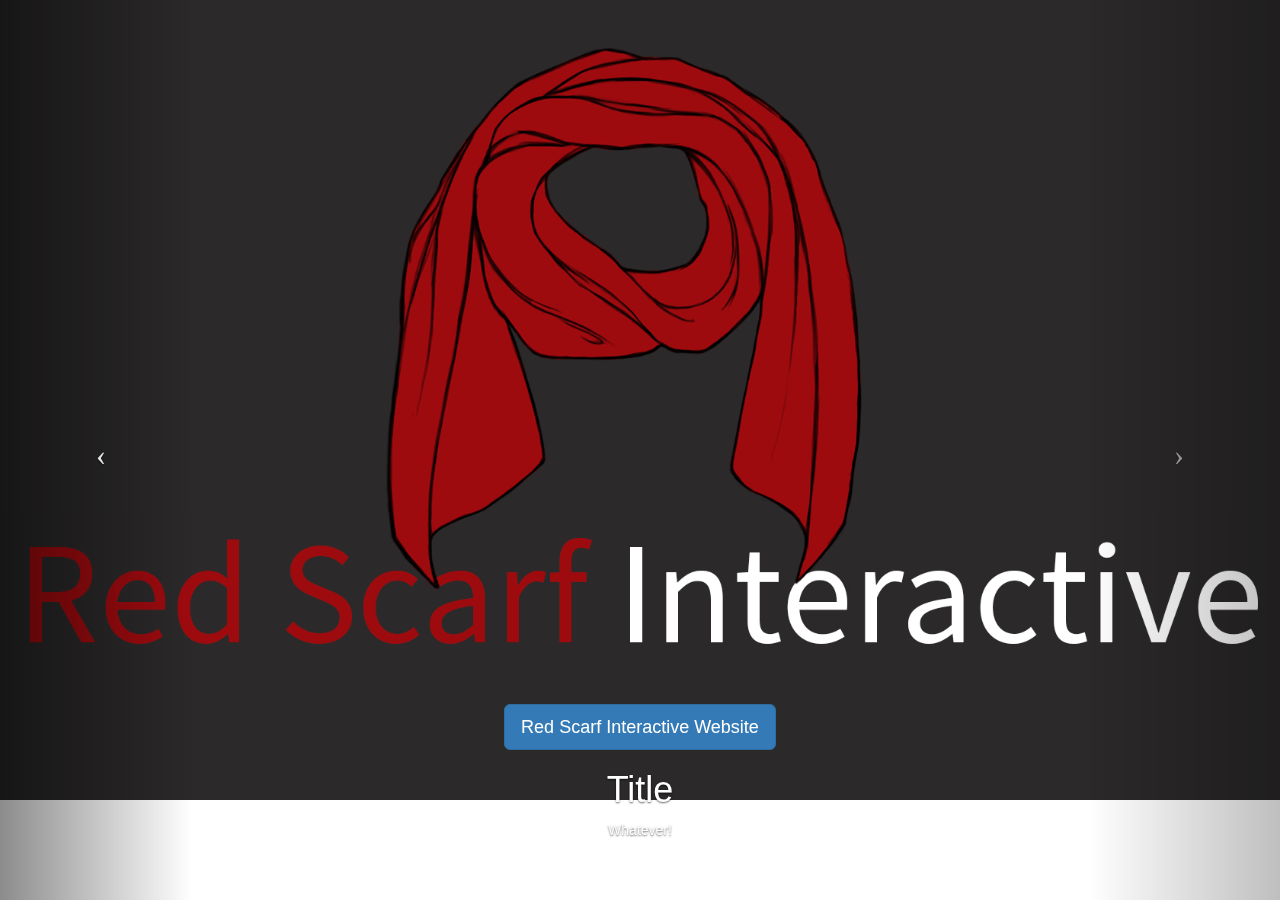
<file: index.html>
<!DOCTYPE html>
<html lang="en">

<head>

    <meta charset="utf-8">
    <meta http-equiv="X-UA-Compatible" content="IE=edge">
    <meta name="viewport" content="width=device-width, initial-scale=1">
    <meta name="description" content="">
    <meta name="author" content="">

    <title>Full Slider - Start Bootstrap Template</title>
	<!--Edited Name --> 

    <!-- Bootstrap Core CSS -->
    <link href="css/bootstrap.min.css" rel="stylesheet">

    <!-- Custom CSS -->
    <link href="css/full-slider.css" rel="stylesheet">

    <!-- HTML5 Shim and Respond.js IE8 support of HTML5 elements and media queries -->
    <!-- WARNING: Respond.js doesn't work if you view the page via file:// -->
    <!--[if lt IE 9]>
        <script src="https://oss.maxcdn.com/libs/html5shiv/3.7.0/html5shiv.js"></script>
        <script src="https://oss.maxcdn.com/libs/respond.js/1.4.2/respond.min.js"></script>
    <![endif]-->

</head>

<body>

    <!-- Navigation -->
    <!--<nav class="navbar navbar-inverse navbar-fixed-top" role="navigation"> -->
        <div class="container">
            <!-- Brand and toggle get grouped for better mobile display -->
            <div class="navbar-header">
                <button type="button" class="navbar-toggle" data-toggle="collapse" data-target="#bs-example-navbar-collapse-1">
                    <span class="sr-only">Toggle navigation</span>
                    <span class="icon-bar"></span>
                    <span class="icon-bar"></span>
                    <span class="icon-bar"></span>
                </button>
               <!-- <a class="navbar-brand" href="#">Start Bootstrap</a> -->
            </div>
            <!-- Collect the nav links, forms, and other content for toggling -->
            <div class="collapse navbar-collapse" id="bs-example-navbar-collapse-1">
               
            </div>
            <!-- /.navbar-collapse -->
        </div>
        <!-- /.container -->
    </nav>

    <!-- Full Page Image Background Carousel Header -->
    <header id="ImgCarousel" class="carousel slide">
        <!-- Indicators -->
        <ol class="carousel-indicators">
            <li data-target="#ImgCarousel" data-slide-to="0" class="active"></li>
            <li data-target="#ImgCarousel" data-slide-to="1"></li>
            <li data-target="#ImgCarousel" data-slide-to="2"></li>
        </ol>

        <!-- Wrapper for slides -->
  <div class="carousel-inner" role="listbox">
    <div class="item active">
      <img src="Images/Background Image.png" alt="Red Scarf Games">
		<div class= "carousel-caption">
			 <button type="button"  class="btn btn-primary btn-lg">Red Scarf Interactive Website</button>
			<h1> Title</h1>
			<p> Whatever!</p>
		</div>
	  
	  
    </div>

    <div class="item">
      <img src="Images/concept.png" alt="Toy Box Brawl">
		<div class= "carousel-caption">
		 <button type="button" onclick="location.href='ToyBoxBrawl.html';" class="btn btn-primary btn-lg">Toy Box Brawl Page</button>
			<h1> Toy Box Brawl</h1>
			<p> Dismember people woop!</p>
		</div>
    </div>

    <div class="item">
      <img src="Images/Ronin Runner.png" alt="Ronin Runner">
		<div class= "carousel-caption">
			 <button type="button" class="btn btn-primary btn-lg">Ronin Runner Page</button>
			<h1> Ronin Runner</h1>
			<p> Whacha!</p>
		</div>
    </div>

  </div>


        <!-- Controls -->
        <a class="left carousel-control" href="#ImgCarousel" data-slide="prev">
            <span class="icon-prev"></span>
        </a>
        <a class="right carousel-control" href="#ImgCarousel" data-slide="next">
            <span class="icon-next"></span>
        </a>

    </header>


    <!-- jQuery -->
    <script src="js/jquery.js"></script>

    <!-- Bootstrap Core JavaScript -->
    <script src="js/bootstrap.min.js"></script>

    <!-- Script to Activate the Carousel -->
    <script>
    $('.carousel').carousel({
        interval: 5000 //changes the speed
    })
    </script>

</body>

</html>
</file>
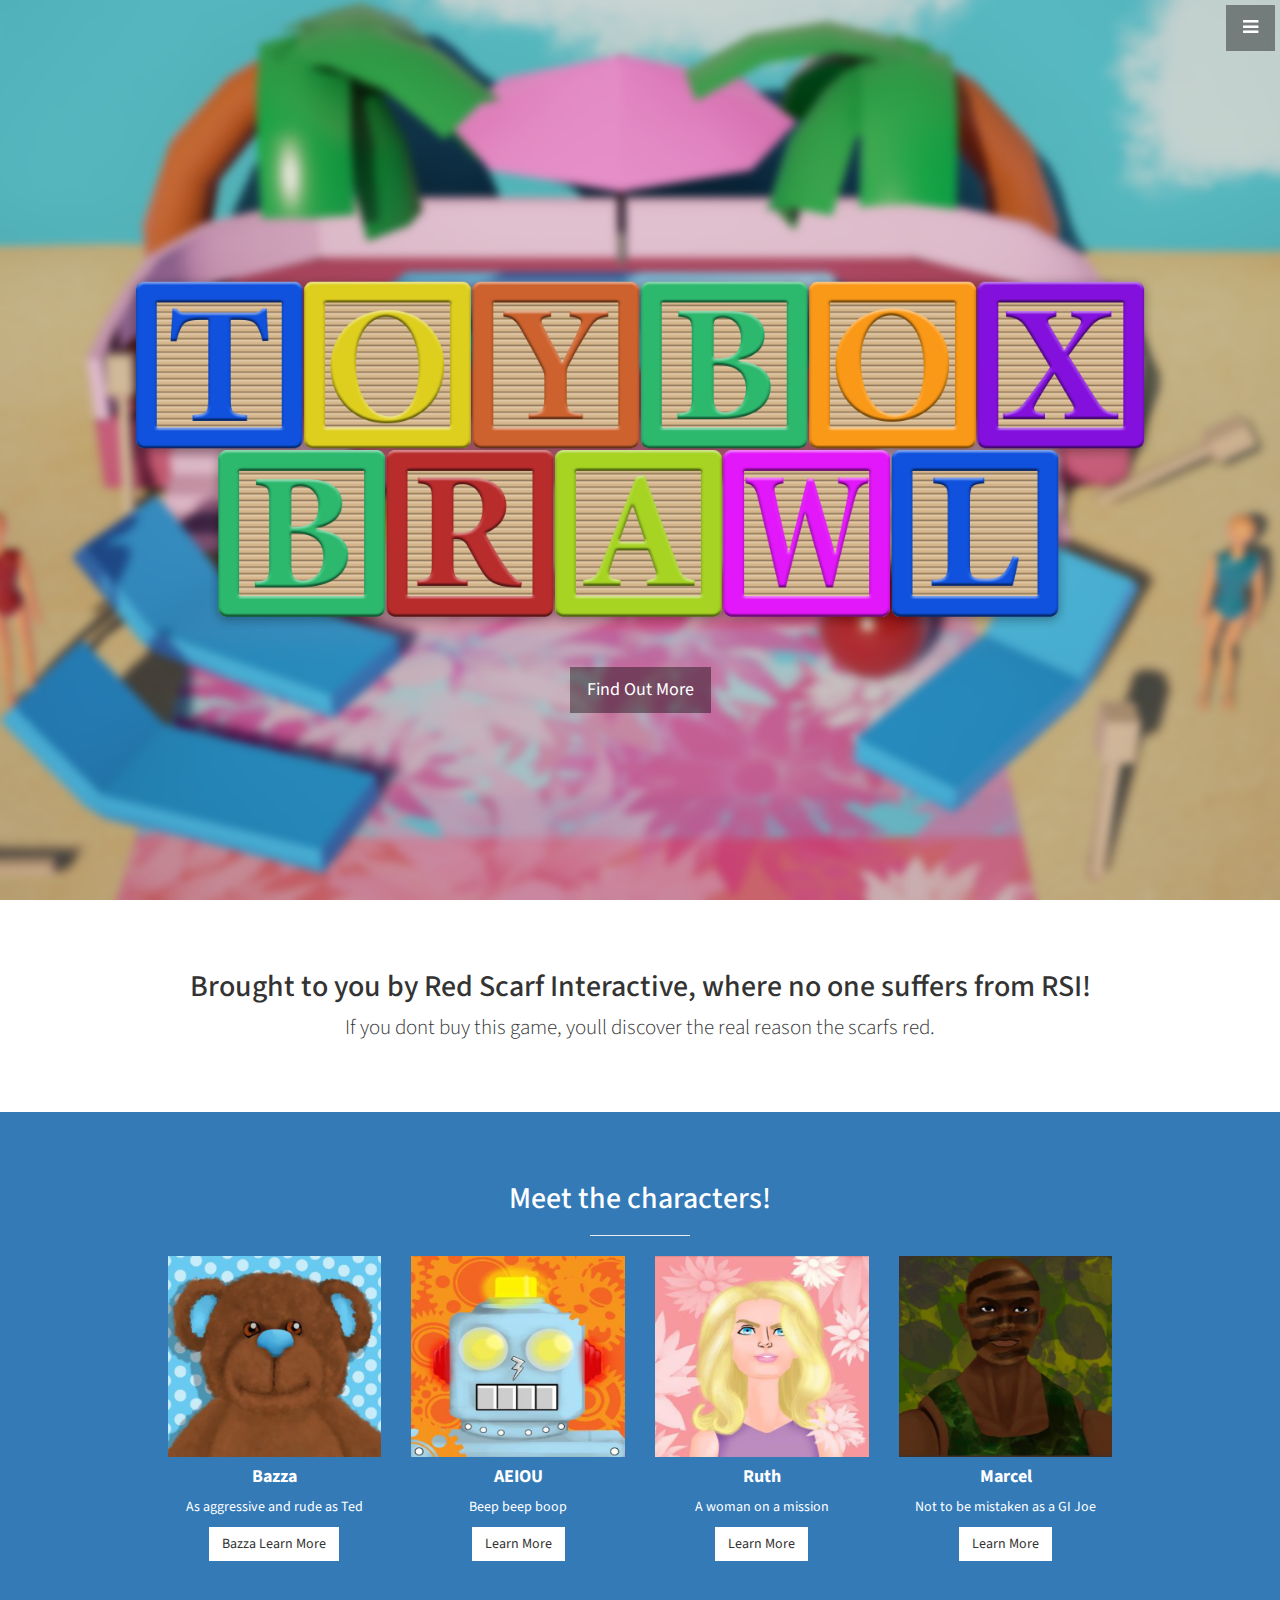
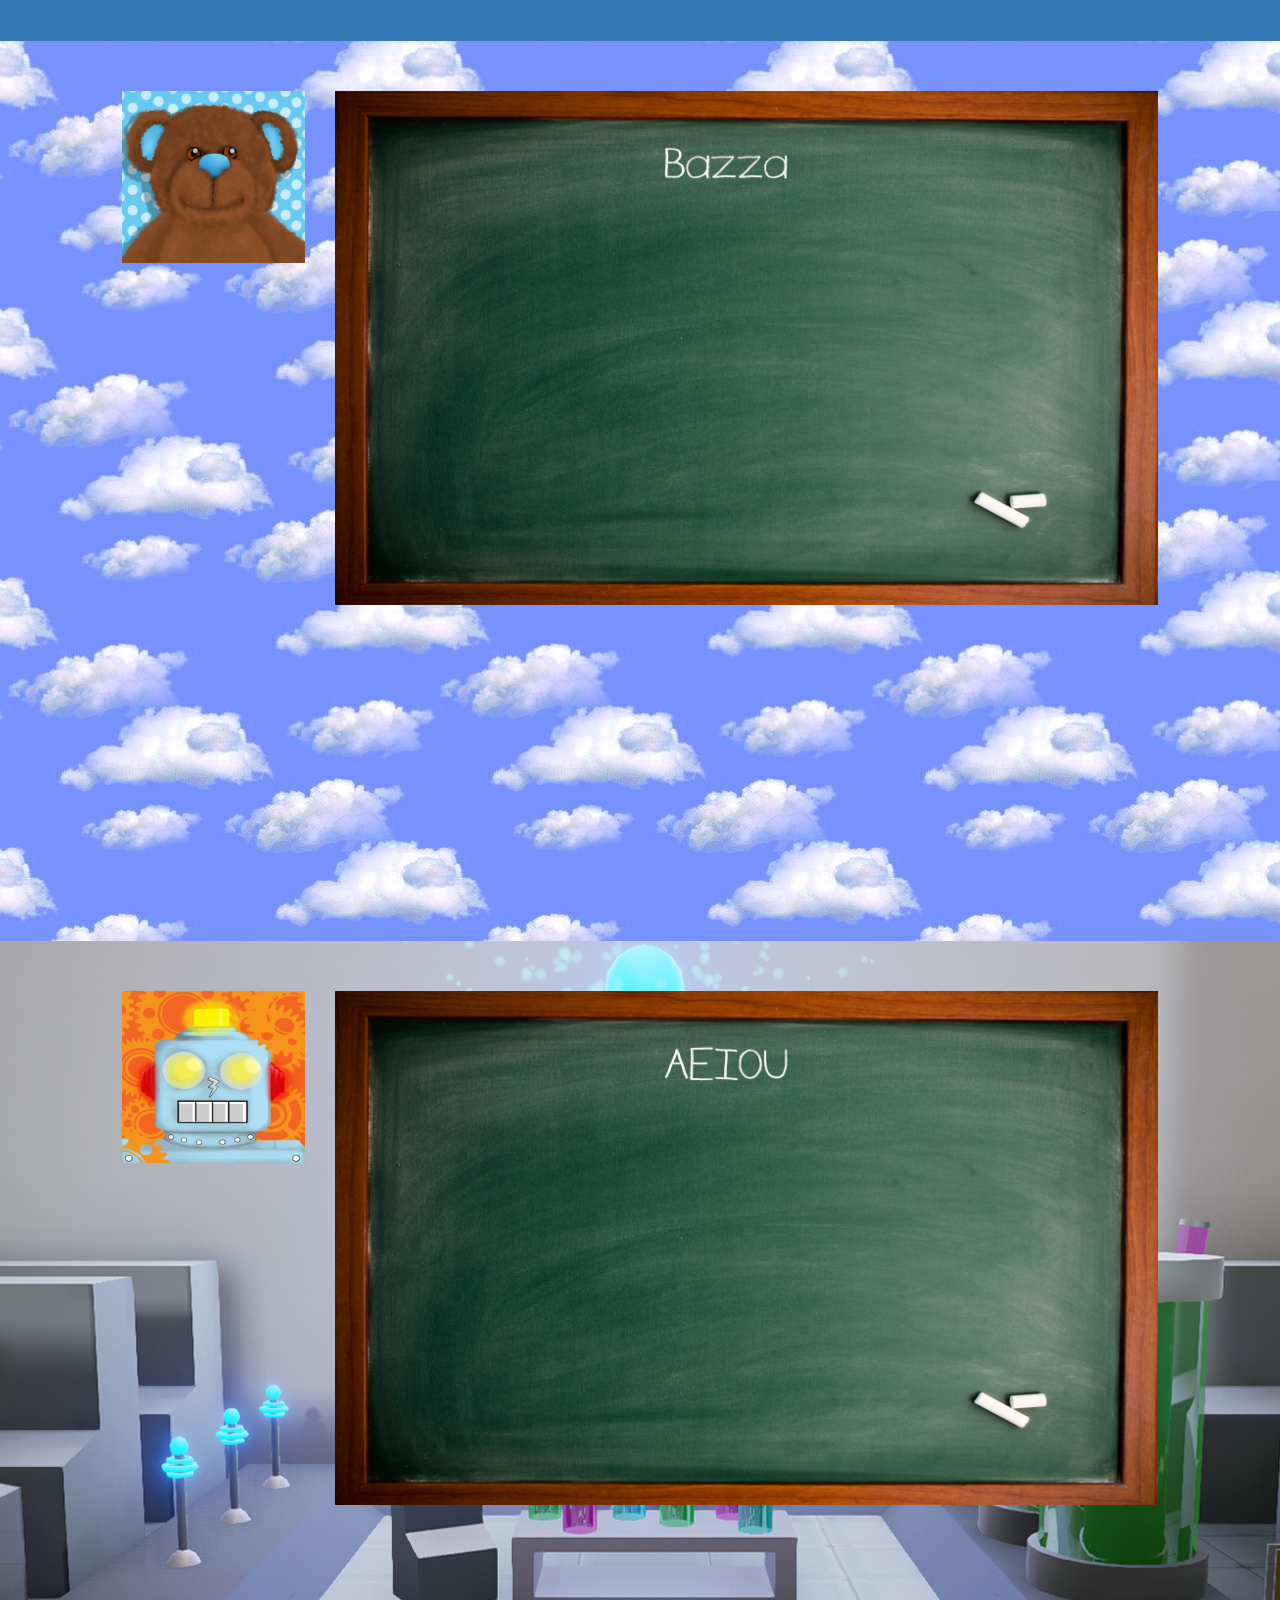
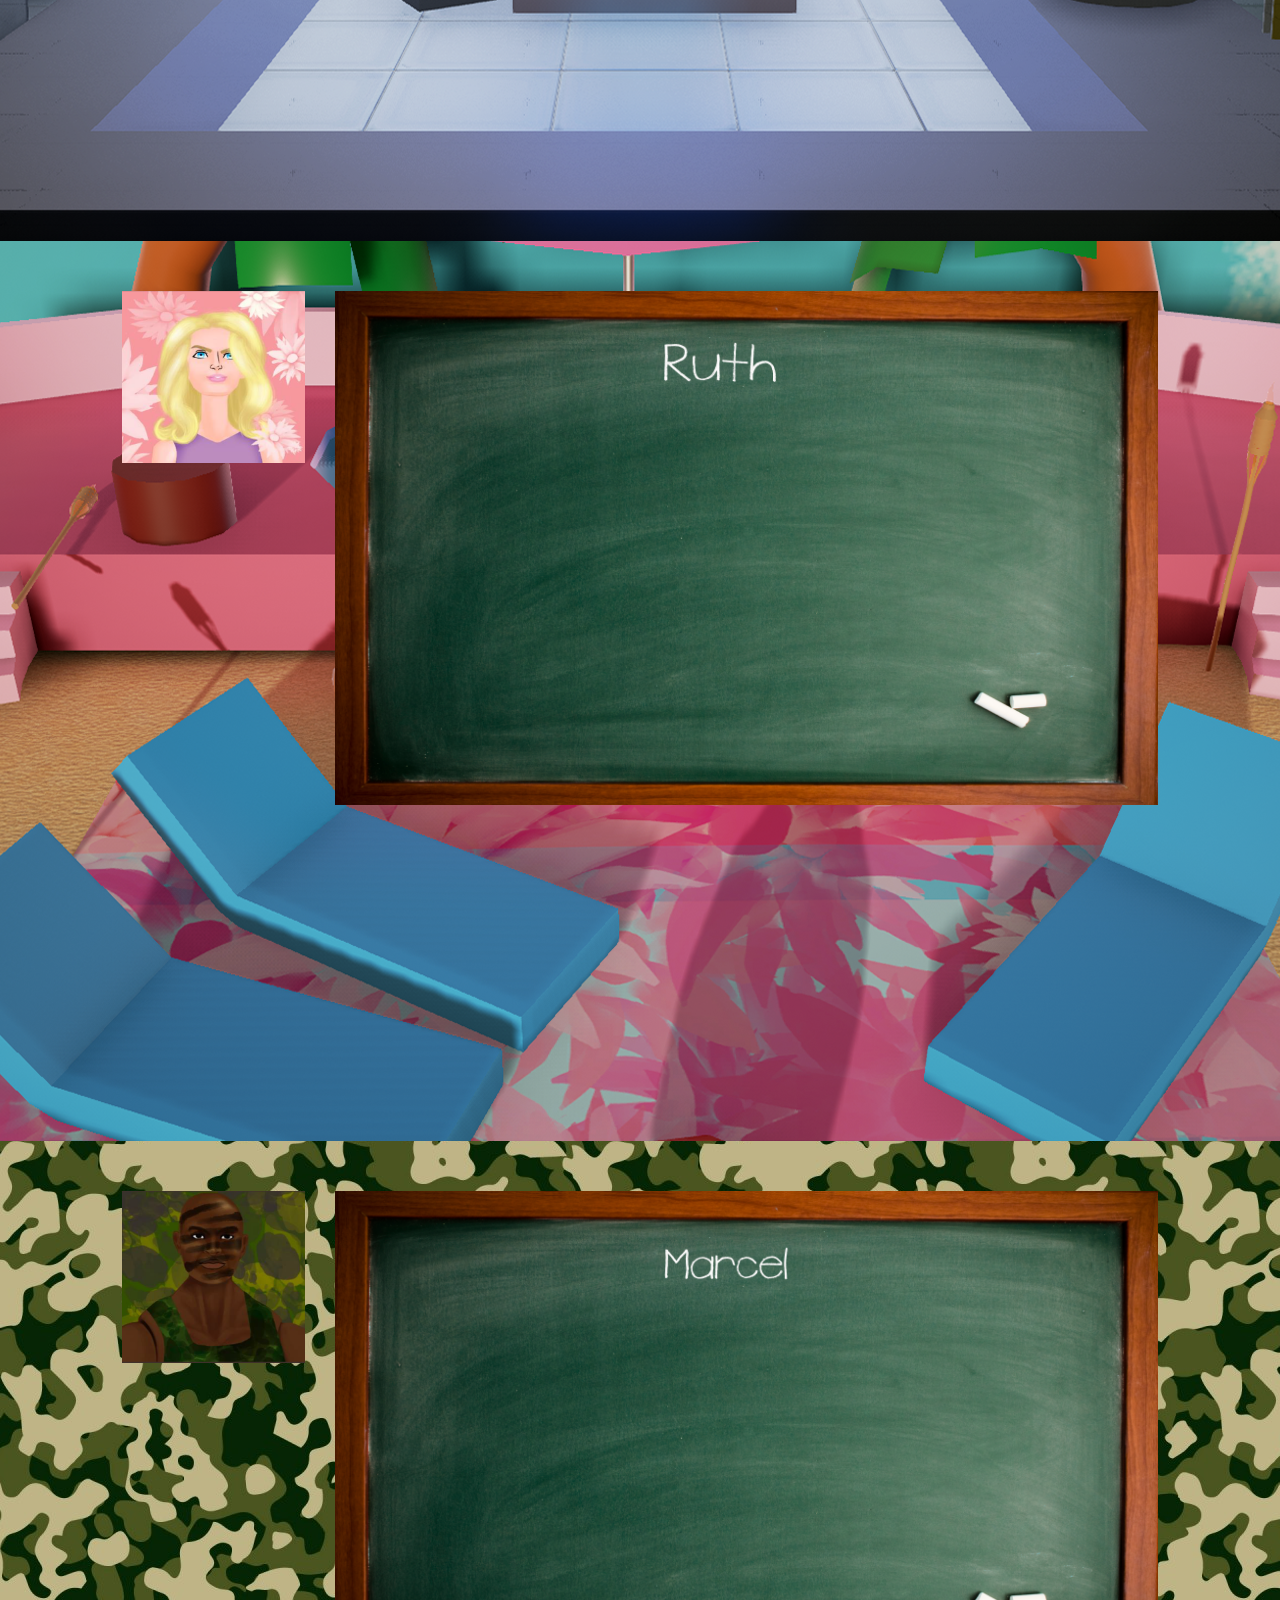
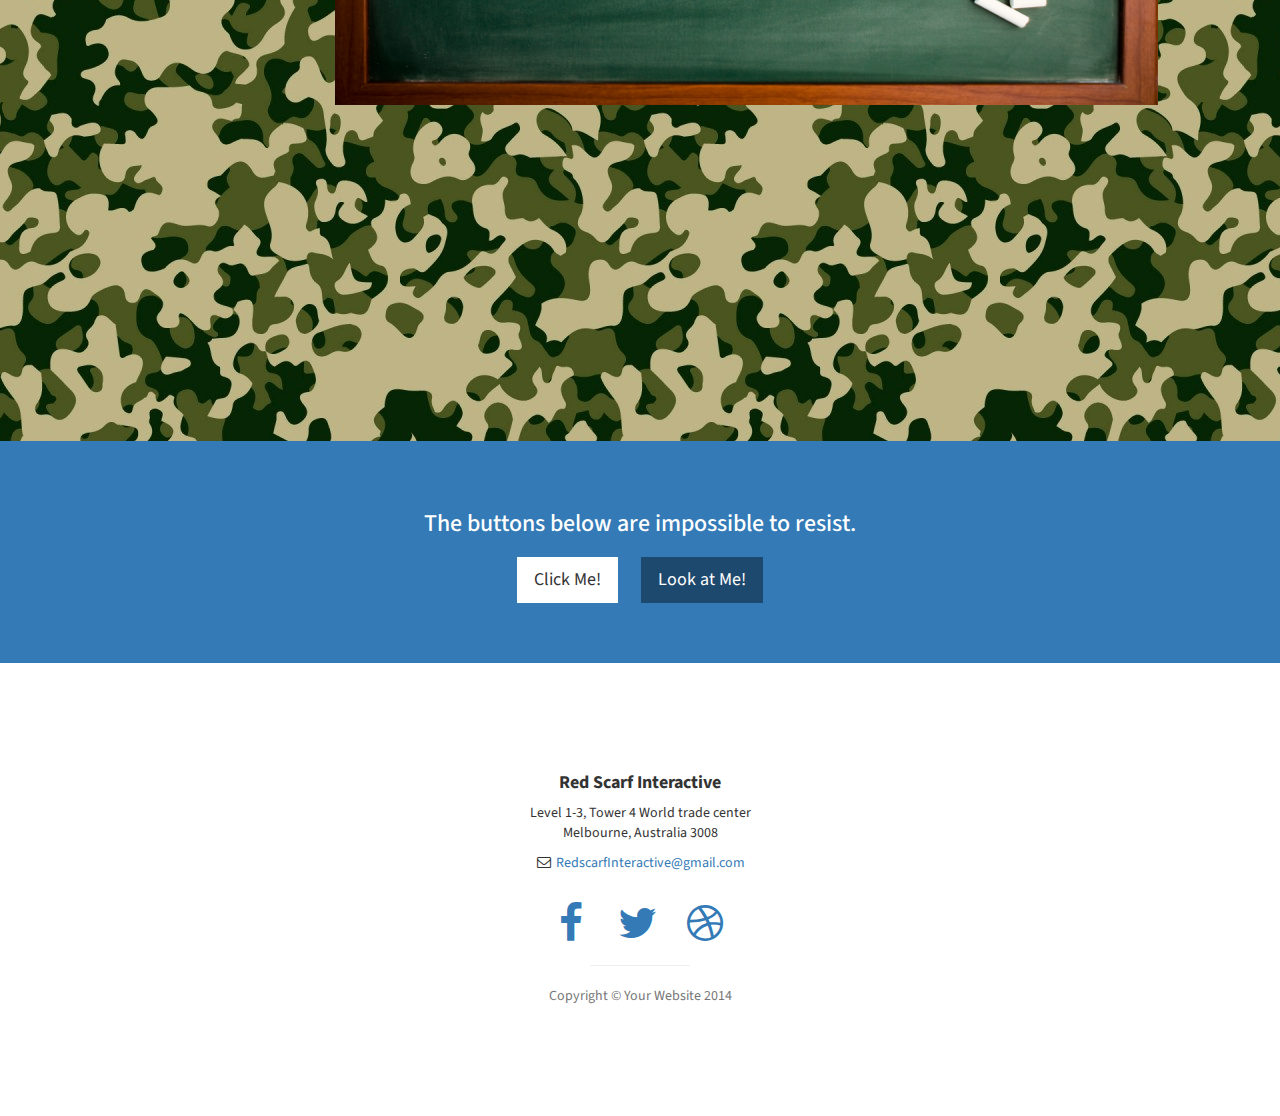
<file: ToyBoxBrawl.html>
<!DOCTYPE html>
<html lang="en">

<head>

    <meta charset="utf-8">
    <meta http-equiv="X-UA-Compatible" content="IE=edge">
    <meta name="viewport" content="width=device-width, initial-scale=1">
    <meta name="description" content="">
    <meta name="author" content="">

    <title>Stylish Portfolio - Start Bootstrap Theme</title>

    <!-- Bootstrap Core CSS 
    <link href="css/bootstrap.min.css" rel="stylesheet"> -->

	 <!-- Bootstrap Core CSS -->
    <link href="css/bootstrap.css" rel="stylesheet">
	
	<!-- Custom Character sheet -->
    <link href="css/Charactersheet.css" rel="stylesheet">
	
	
    <!-- Custom CSS -->
    <link href="css/stylish-portfolio.css" rel="stylesheet">

    <!-- Custom Fonts -->
    <link href="font-awesome/css/font-awesome.min.css" rel="stylesheet" type="text/css">
    <link href="http://fonts.googleapis.com/css?family=Source+Sans+Pro:300,400,700,300italic,400italic,700italic" rel="stylesheet" type="text/css">

    <!-- HTML5 Shim and Respond.js IE8 support of HTML5 elements and media queries -->
    <!-- WARNING: Respond.js doesn't work if you view the page via file:// -->
    <!--[if lt IE 9]>
        <script src="https://oss.maxcdn.com/libs/html5shiv/3.7.0/html5shiv.js"></script>
        <script src="https://oss.maxcdn.com/libs/respond.js/1.4.2/respond.min.js"></script>
    <![endif]-->

</head>

<body>

    <!-- Navigation -->
    <a id="menu-toggle" href="#" class="btn btn-dark btn-lg toggle"><i class="fa fa-bars"></i></a>
    <nav id="sidebar-wrapper">
        <ul class="sidebar-nav">
            <a id="menu-close" href="#" class="btn btn-light btn-lg pull-right toggle"><i class="fa fa-times"></i></a>
            <li class="sidebar-brand">
                <a href="#top"  onclick = $("#menu-close").click(); >Menu</a>
            </li>
           
            <li>
                <a href="#about" onclick = $("#menu-close").click(); >About</a>
            </li>
            <li>
                <a href="#Characters" onclick = $("#menu-close").click(); >Characters</a>
            </li>
            <li>
				 <a href="#Bazza" onclick = $("#menu-close").click(); >Bazza</a>
               
            </li>
            <li>
                <a href="#Aeiou" onclick = $("#menu-close").click(); >Aeiou</a>
            </li>
			  <li>
                <a href="#Ruth" onclick = $("#menu-close").click(); >Ruth</a>
			</li>
			   <li>
                 <a href="#Marcel" onclick = $("#menu-close").click(); >Marcel</a>
            </li>
			
        </ul>
    </nav>

    <!-- Header -->
    <header id="top" class="header">
        <div class="text-vertical-center">
            <br><br><br><br><br> <br><br> <br><br> <br> <br> <br><br> <br><br><br> <br> <br><br> <br> <br>
			<br><br><br>
            <a href="#about" class="btn btn-dark btn-lg">Find Out More</a>
        </div>
    </header>

    <!-- About -->
    <section id="about" class="about">
        <div class="container">
            <div class="row">
                <div class="col-lg-12 text-center">
					<h2> Brought to you by Red Scarf Interactive, where no one suffers from RSI! </h2>
                    <p class="lead">If you dont buy this game, youll discover the real reason the scarfs red.</p>
                </div>
            </div>
            <!-- /.row -->
        </div>
        <!-- /.container -->
    </section>

    <!-- Services -->
   


   <!-- The circle icons use Font Awesome's stacked icon classes. For more information, visit http://fontawesome.io/examples/ -->
    <section id="Characters" class="services bg-primary">
        <div class="container">
            <div class="row text-center">
                <div class="col-lg-10 col-lg-offset-1">
                    <h2>Meet the characters!</h2>
                    <hr class="small">
                    <div class="row">
                        <div class="col-md-3 col-sm-6">
                            <div class="service-item">
							
							  <img class="img-responsive" src="Images/Characters/BazzaBear.png">
							<!--
                                <span class="fa-stack fa-4x">
                                <i class="fa fa-circle fa-stack-2x"></i>
                                <i class="fa fa-cloud fa-stack-1x text-primary"></i>
							-->
							
	
                            </span>
                                <h4>
                                    <strong>Bazza</strong>
                                </h4>
                                <p>As aggressive and rude as Ted</p>
                                <a href="#Bazza" class="btn btn-light">Bazza Learn More</a>
                            </div>
                        </div>
                        <div class="col-md-3 col-sm-6">
                            <div class="service-item">
                                 <img class="img-responsive" src="Images/Characters/AeiouRobot.png">
                            </span>
                                <h4>
                                    <strong>AEIOU</strong>
                                </h4>
                                <p>Beep beep boop </p>
                                <a href="#Aeiou" class="btn btn-light">Learn More</a>
                            </div>
                        </div>
                        <div class="col-md-3 col-sm-6">
                            <div class="service-item">
                               <img class="img-responsive" src="Images/Characters/RuthDoll.png">
                            </span>
                                <h4>
                                    <strong>Ruth</strong>
                                </h4>
                                <p>A woman on a mission</p>
                                <a href="#Ruth" class="btn btn-light">Learn More</a>
                            </div>
                        </div>
                        <div class="col-md-3 col-sm-6">
                            <div class="service-item">
                               <img class="img-responsive" src="Images/Characters/MarcelDoll.png">
                            </span>
                                <h4>
                                    <strong>Marcel</strong>
                                </h4>
                                <p>Not to be mistaken as a GI Joe</p>
                                <a href="#Marcel" class="btn btn-light">Learn More</a>
                            </div>
                        </div>
                    </div>
                    <!-- /.row (nested) -->
                </div>
                <!-- /.col-lg-10 -->
            </div>
            <!-- /.row -->
        </div>
        <!-- /.container -->
		<!-- Callout -->
   <div> </div>
		
    </section>


	
	<!-- Bazza Page -->
    <section id="Bazza" class="BazzaBio">
        <div class="RuthContainer">
            <div class="row">
                <div class="col-lg-12 col-lg-offset-1 text-center">
                  <!--  <h2>Bazza</h2>
                    <hr class="small"> -->
					<!-- Picture Frame Encapsulator -->
                    <div class="row">
                        <div class="col-md-2">  
							<div class="service-item">
								<img class="img-responsive" src="Images/Characters/BazzaBear.png">	
							</div>		
						</div>
						
						<div class="col-md-8"> 
							<img class="img-responsive" src="Images/Characters/BazzaBio.png">	
						</div>
                <!-- /.col-lg-10 -->
					</div>
            <!-- /.row -->
				</div>
        <!-- /.container -->
			</div>
		</div>
    </section>
<!-- Bazza PAGE END HERE -->

		
 <!-- AEIOU Page -->
    <section id="Aeiou" class="AeiouBio">
        <div class="RuthContainer">
            <div class="row">
                <div class="col-lg-12 col-lg-offset-1 text-center">
                  <!--  <h2>AEIOU Robot!</h2>
                    <hr class="small"> -->
					<!-- Picture Frame Encapsulator -->
                    <div class="row">
                        <div class="col-md-2">  
							<div class="service-item">
								<img class="img-responsive" src="Images/Characters/AeiouRobot.png">	
							</div>		
						</div>
						
						<div class="col-md-8"> 
							<img class="img-responsive" src="Images/Characters/AeiouBio.png">	
						</div>
                <!-- /.col-lg-10 -->
            </div>
            <!-- /.row -->
        </div>
        <!-- /.container -->
    </section>
<!-- AEIOU PAGE END HERE -->

 <!-- Ruth Page -->
    <section id="Ruth" class="RuthBio">
        <div class="RuthContainer">
            <div class="row">
			<background background="Images/Backgrounds/Beach.png">
                <div class="col-lg-12 col-lg-offset-1 text-center">
                   <!-- <h2>Ruth!</h2>
                    <hr class="small"> -->
					<!-- Picture Frame Encapsulator -->
                    <div class="row">
                        <div class="col-md-2">
							<div class="service-item">
                                <img class="img-responsive" src="Images/Characters/RuthDoll.png">   
							</div>
                        </div>
                   
						<div class="col-md-8"> 
							<img class="img-responsive" src="Images/Characters/RuthBio.png">	
						</div>
				   
                    </div>
                    <!-- /.row (nested) -->
               
                </div>
                <!-- /.col-lg-10 -->
            </div>
            <!-- /.row -->
        </div>
        <!-- /.container -->
    </section>
<!-- Ruth PAGE END HERE -->

 <!-- Marcel Page -->
    <section id="Marcel" class="MarcelBio">
        <div class="RuthContainer">
            <div class="row">
                <div class="col-lg-12 col-lg-offset-1 text-center">
                    <!-- <h2>Marcel!</h2> 
                    <hr class="small"> -->
					<!-- Picture Frame Encapsulator -->
                    <div class="row">
                        <div class="col-md-2">
							<div class="service-item">
								<img class="img-responsive" src="Images/Characters/MarcelDoll.png">
							</div>
						</div>
						
						<div class="col-md-8"> 
							<img class="img-responsive" src="Images/Characters/MarcelBio.png">	
						</div>
                <!-- /.col-lg-10 -->
				</div>
            <!-- /.row -->
			</div>
        <!-- /.container -->
		</div>
    </section>
<!-- Marcel PAGE END HERE -->
	
	
 	
	
    <!-- Call to Action -->
    <aside class="call-to-action bg-primary">
        <div class="container">
            <div class="row">
                <div class="col-lg-12 text-center">
                    <h3>The buttons below are impossible to resist.</h3>
                    <a href="#" class="btn btn-lg btn-light">Click Me!</a>
                    <a href="#" class="btn btn-lg btn-dark">Look at Me!</a>
                </div>
            </div>
        </div>
    </aside>

   

    <!-- Footer -->
    <footer>
        <div class="container">
            <div class="row">
                <div class="col-lg-10 col-lg-offset-1 text-center">
                    <h4><strong>Red Scarf Interactive</strong>
                    </h4>
                    <p>Level 1-3, Tower 4 World trade center <br>Melbourne, Australia 3008</p>
                    <ul class="list-unstyled">
                        <li><i class="fa fa-envelope-o fa-fw"></i>  <a href="mailto:name@example.com">RedscarfInteractive@gmail.com</a>
                        </li>
                    </ul>
                    <br>
                    <ul class="list-inline">
                        <li>
                            <a href="#"><i class="fa fa-facebook fa-fw fa-3x"></i></a>
                        </li>
                        <li>
                            <a href="#"><i class="fa fa-twitter fa-fw fa-3x"></i></a>
                        </li>
                        <li>
                            <a href="#"><i class="fa fa-dribbble fa-fw fa-3x"></i></a>
                        </li>
                    </ul>
                    <hr class="small">
                    <p class="text-muted">Copyright &copy; Your Website 2014</p>
                </div>
            </div>
        </div>
    </footer>

    <!-- jQuery -->
    <script src="js/jquery.js"></script>

    <!-- Bootstrap Core JavaScript -->
    <script src="js/bootstrap.min.js"></script>

    <!-- Custom Theme JavaScript -->
    <script>
    // Closes the sidebar menu
    $("#menu-close").click(function(e) {
        e.preventDefault();
        $("#sidebar-wrapper").toggleClass("active");
    });

    // Opens the sidebar menu
    $("#menu-toggle").click(function(e) {
        e.preventDefault();
        $("#sidebar-wrapper").toggleClass("active");
    });

    // Scrolls to the selected menu item on the page
    $(function() {
        $('a[href*=#]:not([href=#])').click(function() {
            if (location.pathname.replace(/^\//, '') == this.pathname.replace(/^\//, '') || location.hostname == this.hostname) {

                var target = $(this.hash);
                target = target.length ? target : $('[name=' + this.hash.slice(1) + ']');
                if (target.length) {
                    $('html,body').animate({
                        scrollTop: target.offset().top
                    }, 1000);
                    return false;
                }
            }
        });
    });
    </script>

</body>

</html>
</file>
<file: css/Charactersheet.css>
.RuthBio {
    padding: 50px 0;
	height: 100%;
	background: url('../Images/Backgrounds/Beach.png') no-repeat center center scroll;
	
}

.MarcelBio {
    padding: 50px 0;
	height: 100%;
	background: url('../Images/Backgrounds/MarcelEnviroment.png') no-repeat center center scroll;
	
}

.BazzaBio {
    padding: 50px 0;
	height: 100%;
	background: url('../Images/Backgrounds/BazzaBackground.png') no-repeat center center scroll;
	
}

.AeiouBio {
    padding: 50px 0;
	height: 100%;
	background: url('../Images/Backgrounds/Labratory.png') no-repeat center center scroll;
	
}
</file>
<file: css/full-slider.css>
/*!
 * Start Bootstrap - Full Slider HTML Template (http://startbootstrap.com)
 * Code licensed under the Apache License v2.0.
 * For details, see http://www.apache.org/licenses/LICENSE-2.0.
 */

html,
body {
    height: 100%;
}

.carousel,
.item,
.active {
    height: 100%;
}

.carousel-inner {
    height: 100%;
}

/* Background images are set within the HTML using inline CSS, not here */

.fill {
    width: 100%;
    height: 100%;
    background-position: center;
    -webkit-background-size: cover;
    -moz-background-size: cover;
    background-size: cover;
    -o-background-size: cover;
}

footer {
    margin: 50px 0;
}
</file>
<file: css/stylish-portfolio.css>
/*!
 * Start Bootstrap - Stylish Portfolio Bootstrap Theme (http://startbootstrap.com)
 * Code licensed under the Apache License v2.0.
 * For details, see http://www.apache.org/licenses/LICENSE-2.0.
 */

/* Global Styles */

html,
body {
    width: 100%;
    height: 100%;
}

body {
    font-family: "Source Sans Pro","Helvetica Neue",Helvetica,Arial,sans-serif;
}

.text-vertical-center {
    display: table-cell;
    text-align: center;
    vertical-align: middle;
}

.text-vertical-center h1 {
    margin: 0;
    padding: 0;
    font-size: 4.5em;
    font-weight: 700;
}

/* Custom Button Styles */

.btn-dark {
    border-radius: 0;
    color: #fff;
    background-color: rgba(0,0,0,0.4);
}

.btn-dark:hover,
.btn-dark:focus,
.btn-dark:active {
    color: #fff;
    background-color: rgba(0,0,0,0.7);
}

.btn-light {
    border-radius: 0;
    color: #333;
    background-color: rgb(255,255,255);
}

.btn-light:hover,
.btn-light:focus,
.btn-light:active {
    color: #333;
    background-color: rgba(255,255,255,0.8);
}

/* Custom Horizontal Rule */

hr.small {
    max-width: 100px;
}

/* Side Menu */

#sidebar-wrapper {
    z-index: 1000;
    position: fixed;
    right: 0;
    width: 250px;
    height: 100%;
    margin-right: -250px;
    overflow-y: auto;
    background: #222;
    -webkit-transition: all 0.4s ease 0s;
    -moz-transition: all 0.4s ease 0s;
    -ms-transition: all 0.4s ease 0s;
    -o-transition: all 0.4s ease 0s;
    transition: all 0.4s ease 0s;
}

.sidebar-nav {
    position: absolute;
    top: 0;
    width: 250px;
    margin: 0;
    padding: 0;
    list-style: none;
}

.sidebar-nav li {
    text-indent: 20px;
    line-height: 40px;
}

.sidebar-nav li a {
    display: block;
    text-decoration: none;
    color: #999;
}

.sidebar-nav li a:hover {
    text-decoration: none;
    color: #fff;
    background: rgba(255,255,255,0.2);
}

.sidebar-nav li a:active,
.sidebar-nav li a:focus {
    text-decoration: none;
}

.sidebar-nav > .sidebar-brand {
    height: 55px;
    font-size: 18px;
    line-height: 55px;
}

.sidebar-nav > .sidebar-brand a {
    color: #999;
}

.sidebar-nav > .sidebar-brand a:hover {
    color: #fff;
    background: none;
}

#menu-toggle {
    z-index: 1;
    position: fixed;
    top: 0;
    right: 0;
}

#sidebar-wrapper.active {
    right: 250px;
    width: 250px;
    -webkit-transition: all 0.4s ease 0s;
    -moz-transition: all 0.4s ease 0s;
    -ms-transition: all 0.4s ease 0s;
    -o-transition: all 0.4s ease 0s;
    transition: all 0.4s ease 0s;
}

.toggle {
    margin: 5px 5px 0 0;
}

/* Header */

.header {
    display: table;
    position: relative;
    width: 100%;
    height: 100%;
    background: url('../Images/TBB Logo Menu.png') no-repeat center center scroll;
    -webkit-background-size: cover;
    -moz-background-size: cover;
    background-size: cover;
    -o-background-size: cover;
}

/* About */

.about {
    padding: 50px 0;
}

/* Services */

.services {
    padding: 50px 0;
}

.service-item {
    margin-bottom: 30px;
}

/* Callout */

.callout {
    display: table;
    width: 100%;
    height: 400px;
    color: #fff;
    background: url(../img/callout.jpg) no-repeat center center scroll;
    -webkit-background-size: cover;
    -moz-background-size: cover;
    background-size: cover;
    -o-background-size: cover;
}

/* Portfolio */

.portfolio {
    padding: 50px 0;
}

.RuthBio {
    padding: 50px 0;
	height: 100%;
	background: url('../Images/Backgrounds/Beach.png') no-repeat center center scroll;
	
}

.MarcelBio {
    padding: 50px 0;
	height: 100%;
	background: url('../Images/Backgrounds/MarcelEnviroment.png') no-repeat center center scroll;
	
}

.BazzaBio {
    padding: 50px 0;
	height: 100%;
	background: url('../Images/Backgrounds/BazzaBackground.png') no-repeat center center scroll;
	
}

.AeiouBio {
    padding: 50px 0;
	height: 100%;
	background: url('../Images/Backgrounds/Labratory.png') no-repeat center center scroll;
	
}

.portfolio-item {
    margin-bottom: 30px;
}

.img-portfolio {
    margin: 0 auto;
}

.img-portfolio:hover {
    opacity: 0.8;
}

/* Call to Action */

.call-to-action {
    padding: 50px 0;
}

.call-to-action .btn {
    margin: 10px;
}

/* Map */

.map {
    height: 500px;
}

@media(max-width:768px) {
    .map {
        height: 75%;
    }
}

/* Footer */

footer {
    padding: 100px 0;
}
</file>
